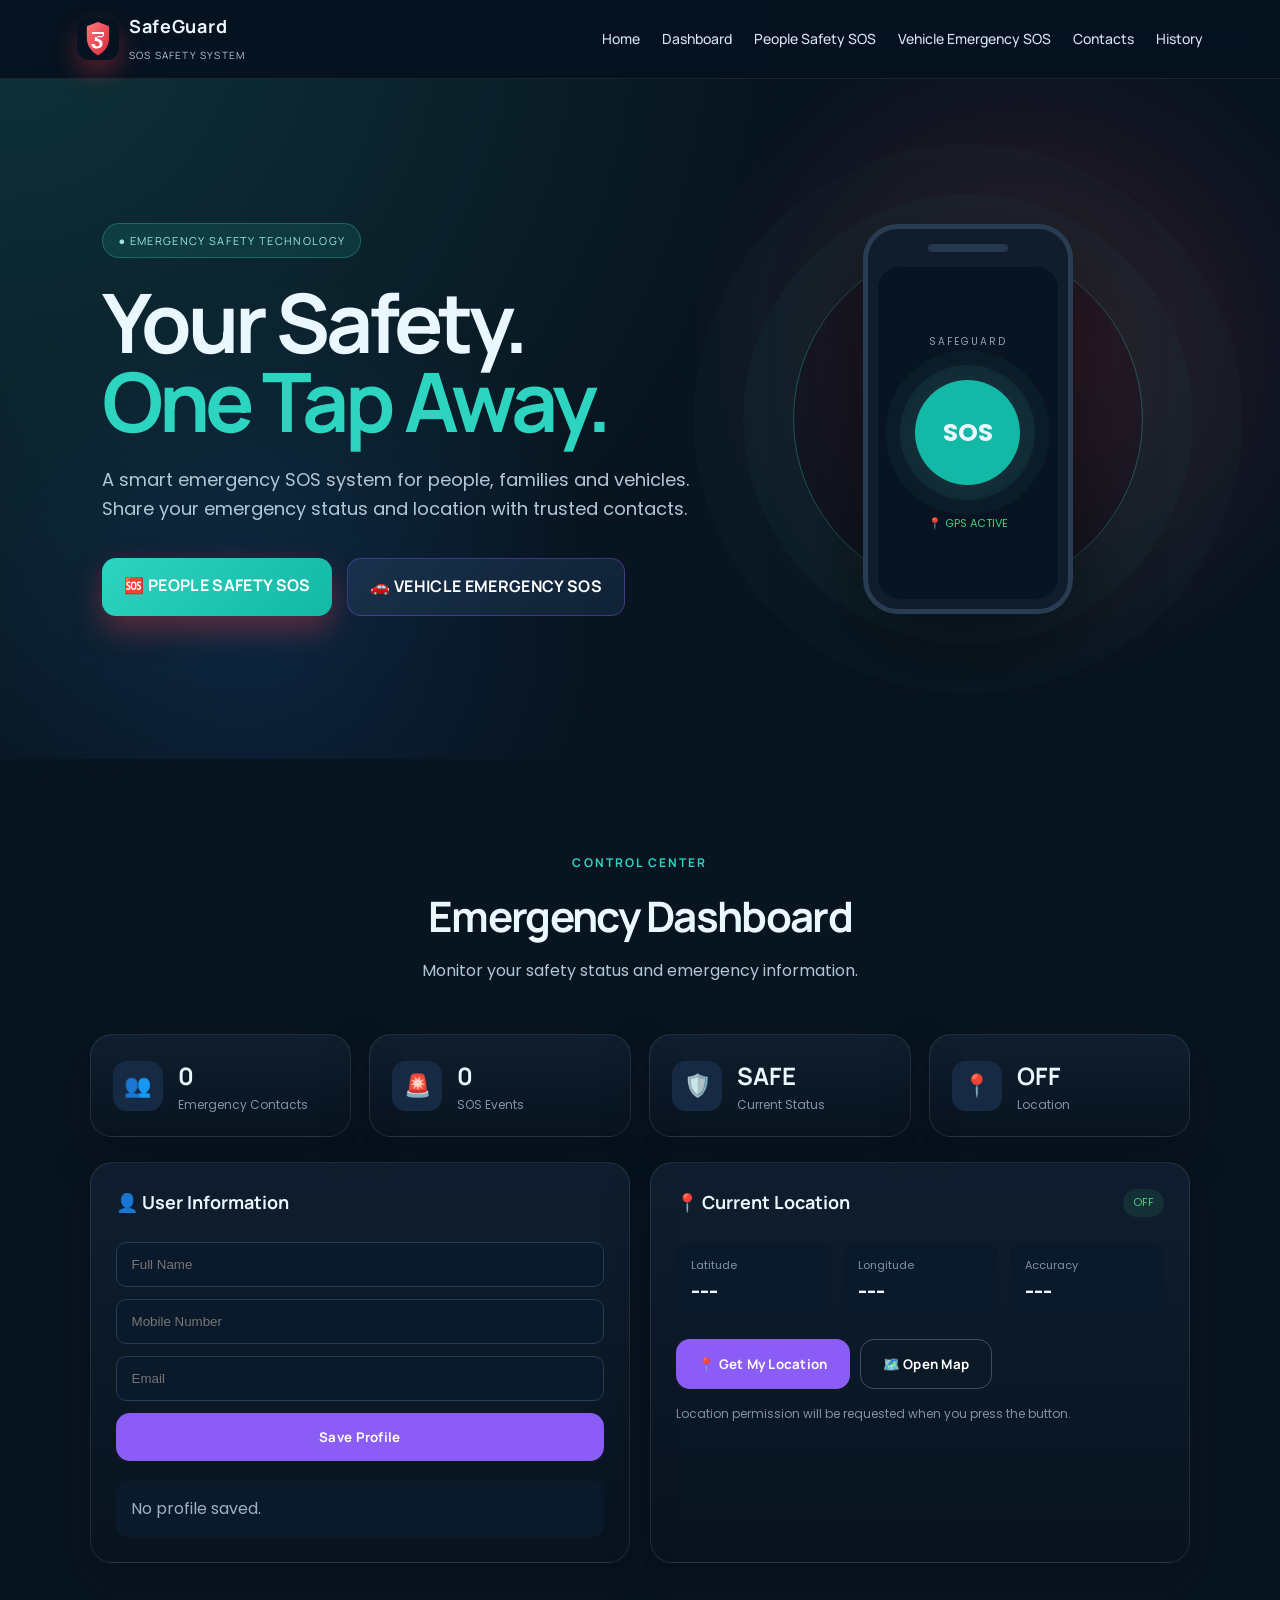
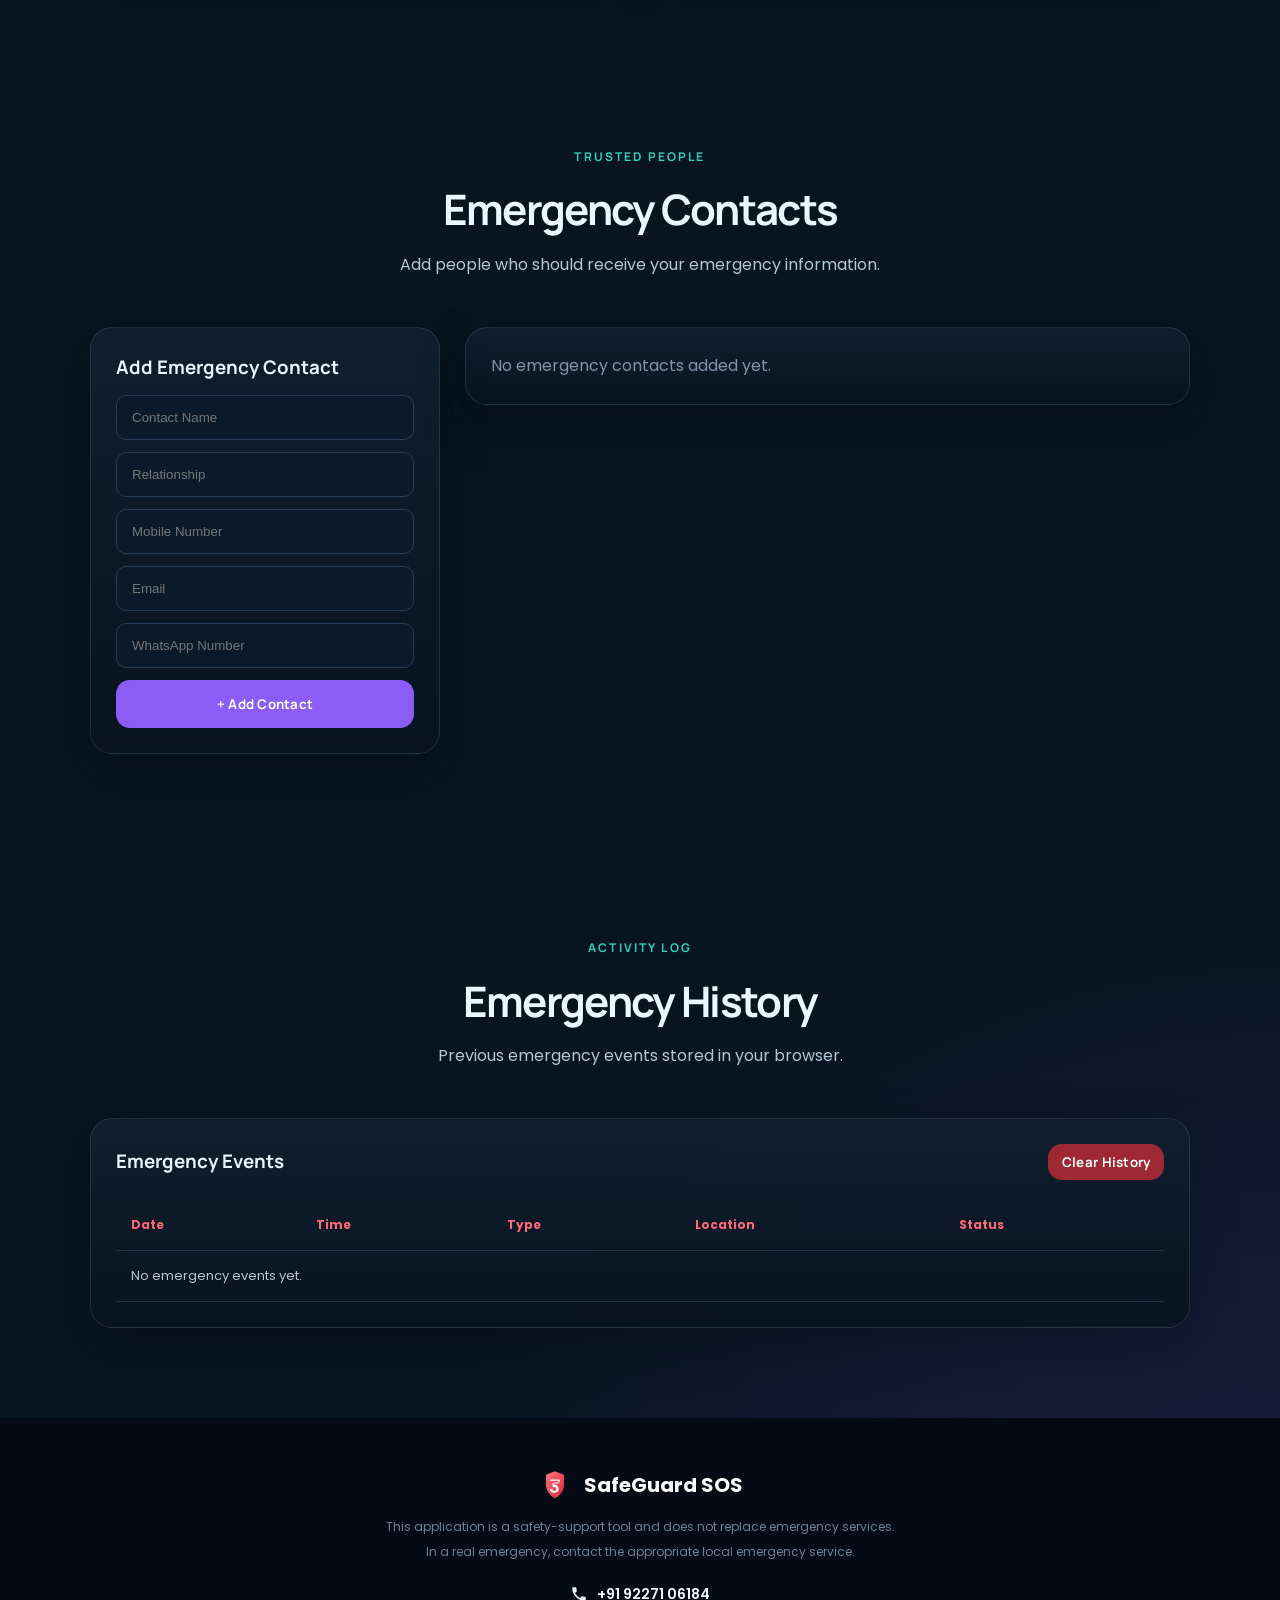
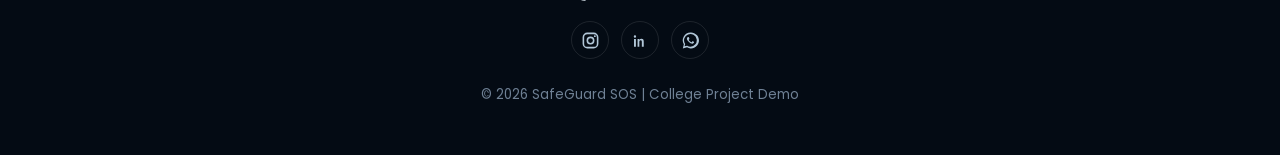
<file: index.html>
<!doctype html>
<html lang="en">
  <head>
    <meta charset="UTF-8" />
    <meta name="viewport" content="width=device-width, initial-scale=1.0" />
    <meta name="description" content="SafeGuard SOS Emergency Safety System" />
    <title>SafeGuard SOS | Emergency Safety System</title>
    <link rel="stylesheet" href="style.css" />
  </head>

  <body>
    <!-- ================= NAVBAR ================= -->
    <header class="navbar">
      <div class="logo">
        <span class="logo-icon" aria-label="SafeGuard SOS logo">
          <svg viewBox="0 0 64 64" aria-hidden="true">
            <defs>
              <linearGradient
                id="logoGradient"
                x1="0%"
                y1="0%"
                x2="100%"
                y2="100%"
              >
                <stop offset="0%" stop-color="#ff7a7a" />
                <stop offset="100%" stop-color="#d7263d" />
              </linearGradient>
            </defs>
            <path
              d="M32 6 L49 12.5 V30.5 C49 43 41.5 52 32 57 C22.5 52 15 43 15 30.5 V12.5 L32 6 Z"
              fill="url(#logoGradient)"
            />
            <path
              d="M23 21.5H41V27.5H31V31.5C35.8 31.8 39 34.5 39 39C39 43.7 35.6 46.5 30.5 46.5C25.5 46.5 22 43.8 22 39.5H27C27 41.9 28.5 43.2 30.8 43.2C33.3 43.2 34.5 42 34.5 39.6C34.5 36.7 32.8 35.6 28.8 35.1L27.2 34.9V29.2H39V24.2H23V21.5Z"
              fill="#fff"
            />
          </svg>
        </span>
        <div>
          <strong>SafeGuard</strong>
          <small>SOS Safety System</small>
        </div>
      </div>

      <nav id="navMenu">
        <a href="#home">Home</a>
        <a href="#dashboard">Dashboard</a>
        <a href="people-safety.html">People Safety SOS</a>
        <a href="vehicle-emergency.html">Vehicle Emergency SOS</a>
        <a href="#contacts">Contacts</a>
        <a href="#history">History</a>
      </nav>

      <button class="menu-btn" id="menuBtn">☰</button>
    </header>

    <!-- ================= HERO ================= -->
    <section id="home" class="hero">
      <div class="hero-content">
        <span class="badge">● EMERGENCY SAFETY TECHNOLOGY</span>

        <h1>Your Safety.<br /><span>One Tap Away.</span></h1>

        <p>
          A smart emergency SOS system for people, families and vehicles. Share
          your emergency status and location with trusted contacts.
        </p>

        <div class="hero-buttons">
          <a class="btn danger" href="people-safety.html">🆘 PEOPLE SAFETY SOS</a>
          <a class="btn secondary" href="vehicle-emergency.html">
            🚗 VEHICLE EMERGENCY SOS
          </a>
        </div>
      </div>

      <div class="hero-visual">
        <div class="radar"></div>
        <div class="phone">
          <div class="phone-top"></div>
          <div class="phone-screen">
            <div class="mini-status">SAFEGUARD</div>
            <div class="mini-sos">SOS</div>
            <div class="mini-location">📍 GPS ACTIVE</div>
          </div>
        </div>
      </div>
    </section>

    <!-- ================= DASHBOARD ================= -->
    <section id="dashboard" class="section">
      <div class="section-title">
        <span>CONTROL CENTER</span>
        <h2>Emergency Dashboard</h2>
        <p>Monitor your safety status and emergency information.</p>
      </div>

      <div class="stats-grid">
        <div class="stat-card">
          <div class="stat-icon">👥</div>
          <div>
            <h3 id="contactCount">0</h3>
            <p>Emergency Contacts</p>
          </div>
        </div>

        <div class="stat-card">
          <div class="stat-icon">🚨</div>
          <div>
            <h3 id="eventCount">0</h3>
            <p>SOS Events</p>
          </div>
        </div>

        <div class="stat-card">
          <div class="stat-icon">🛡️</div>
          <div>
            <h3 id="statusText">SAFE</h3>
            <p>Current Status</p>
          </div>
        </div>

        <div class="stat-card">
          <div class="stat-icon">📍</div>
          <div>
            <h3 id="locationState">OFF</h3>
            <p>Location</p>
          </div>
        </div>
      </div>

      <div class="dashboard-grid">
        <div class="card profile-card">
          <div class="card-header">
            <h3>👤 User Information</h3>
          </div>

          <div class="profile-form">
            <input id="userName" type="text" placeholder="Full Name" />
            <input id="userMobile" type="tel" placeholder="Mobile Number" />
            <input id="userEmail" type="email" placeholder="Email" />
            <button class="btn primary" onclick="saveProfile()">
              Save Profile
            </button>
          </div>

          <div id="profileDisplay" class="profile-display">
            No profile saved.
          </div>
        </div>

        <div class="card location-card">
          <div class="card-header">
            <h3>📍 Current Location</h3>
            <span id="locationBadge" class="status-badge">OFF</span>
          </div>

          <div class="location-data">
            <div>
              <span>Latitude</span>
              <strong id="latitude">---</strong>
            </div>

            <div>
              <span>Longitude</span>
              <strong id="longitude">---</strong>
            </div>

            <div>
              <span>Accuracy</span>
              <strong id="accuracy">---</strong>
            </div>
          </div>

          <div class="button-row">
            <button class="btn primary" onclick="getCurrentLocation()">
              📍 Get My Location
            </button>

            <button class="btn outline" onclick="openMap()">🗺️ Open Map</button>
          </div>

          <p id="locationMessage" class="small-message">
            Location permission will be requested when you press the button.
          </p>
        </div>
      </div>
    </section>

    <!-- ================= CONTACTS ================= -->
    <section id="contacts" class="section">
      <div class="section-title">
        <span>TRUSTED PEOPLE</span>
        <h2>Emergency Contacts</h2>
        <p>Add people who should receive your emergency information.</p>
      </div>

      <div class="contacts-grid">
        <div class="card contact-form">
          <h3>Add Emergency Contact</h3>

          <input id="contactName" type="text" placeholder="Contact Name" />
          <input id="relationship" type="text" placeholder="Relationship" />
          <input id="contactMobile" type="tel" placeholder="Mobile Number" />
          <input id="contactEmail" type="email" placeholder="Email" />
          <input id="whatsappNumber" type="tel" placeholder="WhatsApp Number" />

          <button class="btn primary full" onclick="saveContact()">
            + Add Contact
          </button>
        </div>

        <div>
          <div id="contactsList" class="contact-list"></div>
        </div>
      </div>
    </section>

    <!-- ================= HISTORY ================= -->
    <section id="history" class="section">
      <div class="section-title">
        <span>ACTIVITY LOG</span>
        <h2>Emergency History</h2>
        <p>Previous emergency events stored in your browser.</p>
      </div>

      <div class="card history-card">
        <div class="history-top">
          <h3>Emergency Events</h3>
          <button class="btn danger-small" onclick="clearHistory()">
            Clear History
          </button>
        </div>

        <div class="table-container">
          <table>
            <thead>
              <tr>
                <th>Date</th>
                <th>Time</th>
                <th>Type</th>
                <th>Location</th>
                <th>Status</th>
              </tr>
            </thead>

            <tbody id="historyTable"></tbody>
          </table>
        </div>
      </div>
    </section>

    <!-- ================= FOOTER ================= -->
    <footer>
      <div class="footer-logo">
        <span class="footer-logo-mark" aria-label="SafeGuard SOS logo">
          <svg viewBox="0 0 64 64" aria-hidden="true">
            <defs>
              <linearGradient
                id="footerLogoGradient"
                x1="0%"
                y1="0%"
                x2="100%"
                y2="100%"
              >
                <stop offset="0%" stop-color="#ff7a7a" />
                <stop offset="100%" stop-color="#d7263d" />
              </linearGradient>
            </defs>
            <path
              d="M32 6 L49 12.5 V30.5 C49 43 41.5 52 32 57 C22.5 52 15 43 15 30.5 V12.5 L32 6 Z"
              fill="url(#footerLogoGradient)"
            />
            <path
              d="M23 21.5H41V27.5H31V31.5C35.8 31.8 39 34.5 39 39C39 43.7 35.6 46.5 30.5 46.5C25.5 46.5 22 43.8 22 39.5H27C27 41.9 28.5 43.2 30.8 43.2C33.3 43.2 34.5 42 34.5 39.6C34.5 36.7 32.8 35.6 28.8 35.1L27.2 34.9V29.2H39V24.2H23V21.5Z"
              fill="#fff"
            />
          </svg>
        </span>
        SafeGuard SOS
      </div>

      <p>
        This application is a safety-support tool and does not replace emergency
        services.
      </p>

      <p>
        In a real emergency, contact the appropriate local emergency service.
      </p>

      <div class="footer-contact">
        <a class="footer-phone" href="tel:+919227106184">
          <svg viewBox="0 0 24 24" aria-hidden="true">
            <path
              d="M6.6 10.8a15.1 15.1 0 0 0 6.6 6.6l2.2-2.2a1 1 0 0 1 1-.2 11.4 11.4 0 0 0 3.6.6 1 1 0 0 1 1 1V20a1 1 0 0 1-1 1A17 17 0 0 1 3 4a1 1 0 0 1 1-1h3.5a1 1 0 0 1 1 1 11.4 11.4 0 0 0 .6 3.6 1 1 0 0 1-.2 1z"
              fill="currentColor"
            />
          </svg>
          +91 92271 06184
        </a>

        <div class="footer-socials" aria-label="Social media">
          <span class="footer-social-icon" role="img" aria-label="Instagram">
            <svg viewBox="0 0 24 24" aria-hidden="true">
              <rect x="3" y="3" width="18" height="18" rx="5" fill="none" stroke="currentColor" stroke-width="2" />
              <circle cx="12" cy="12" r="4" fill="none" stroke="currentColor" stroke-width="2" />
              <circle cx="17.5" cy="6.5" r="1.2" fill="currentColor" />
            </svg>
          </span>
          <span class="footer-social-icon" role="img" aria-label="LinkedIn">
            <svg viewBox="0 0 24 24" aria-hidden="true">
              <path
                d="M5 8.5a1.5 1.5 0 1 0 0-3 1.5 1.5 0 0 0 0 3ZM3.8 10h2.4v10H3.8zm4.5 0h2.3v1.4h.1a2.6 2.6 0 0 1 2.4-1.6c2.5 0 3 1.6 3 3.8V20h-2.4v-5.7c0-1.4 0-2.5-1.5-2.5s-1.7 1.2-1.7 2.4V20H8.3z"
                fill="currentColor"
              />
            </svg>
          </span>
          <a
            class="footer-social-icon"
            href="https://wa.me/919227106184"
            target="_blank"
            rel="noopener noreferrer"
            aria-label="Chat with SafeGuard SOS on WhatsApp"
          >
            <svg viewBox="0 0 24 24" aria-hidden="true">
              <path
                d="M12 2a9.8 9.8 0 0 0-8.4 14.8L2.3 22l5.3-1.4A10 10 0 1 0 12 2Zm0 17.8a8 8 0 0 1-4.1-1.1l-.3-.2-3.1.8.8-3-.2-.3A8 8 0 1 1 12 19.8Zm4.4-6c-.2-.1-1.4-.7-1.6-.8s-.4-.1-.5.1-.6.8-.8 1-.3.2-.5.1a6.5 6.5 0 0 1-1.9-1.2 7.1 7.1 0 0 1-1.3-1.6c-.1-.2 0-.3.1-.4l.4-.5.3-.4c.1-.1 0-.3 0-.4s-.5-1.3-.7-1.8c-.2-.5-.4-.4-.5-.4h-.5c-.2 0-.4.1-.6.3s-.8.8-.8 1.9.8 2.2.9 2.4a9.8 9.8 0 0 0 3.7 3.3c.5.2.9.4 1.2.5.5.2 1 .2 1.4.1.4-.1 1.4-.6 1.6-1.1s.2-1 .1-1.1-.2-.2-.4-.3Z"
                fill="currentColor"
              />
            </svg>
          </a>
        </div>
      </div>

      <small>© 2026 SafeGuard SOS | College Project Demo</small>
    </footer>

    <!-- ================= TOAST ================= -->
    <div id="toast" class="toast"></div>

    <script src="script.js"></script>
  </body>
</html>
</file>
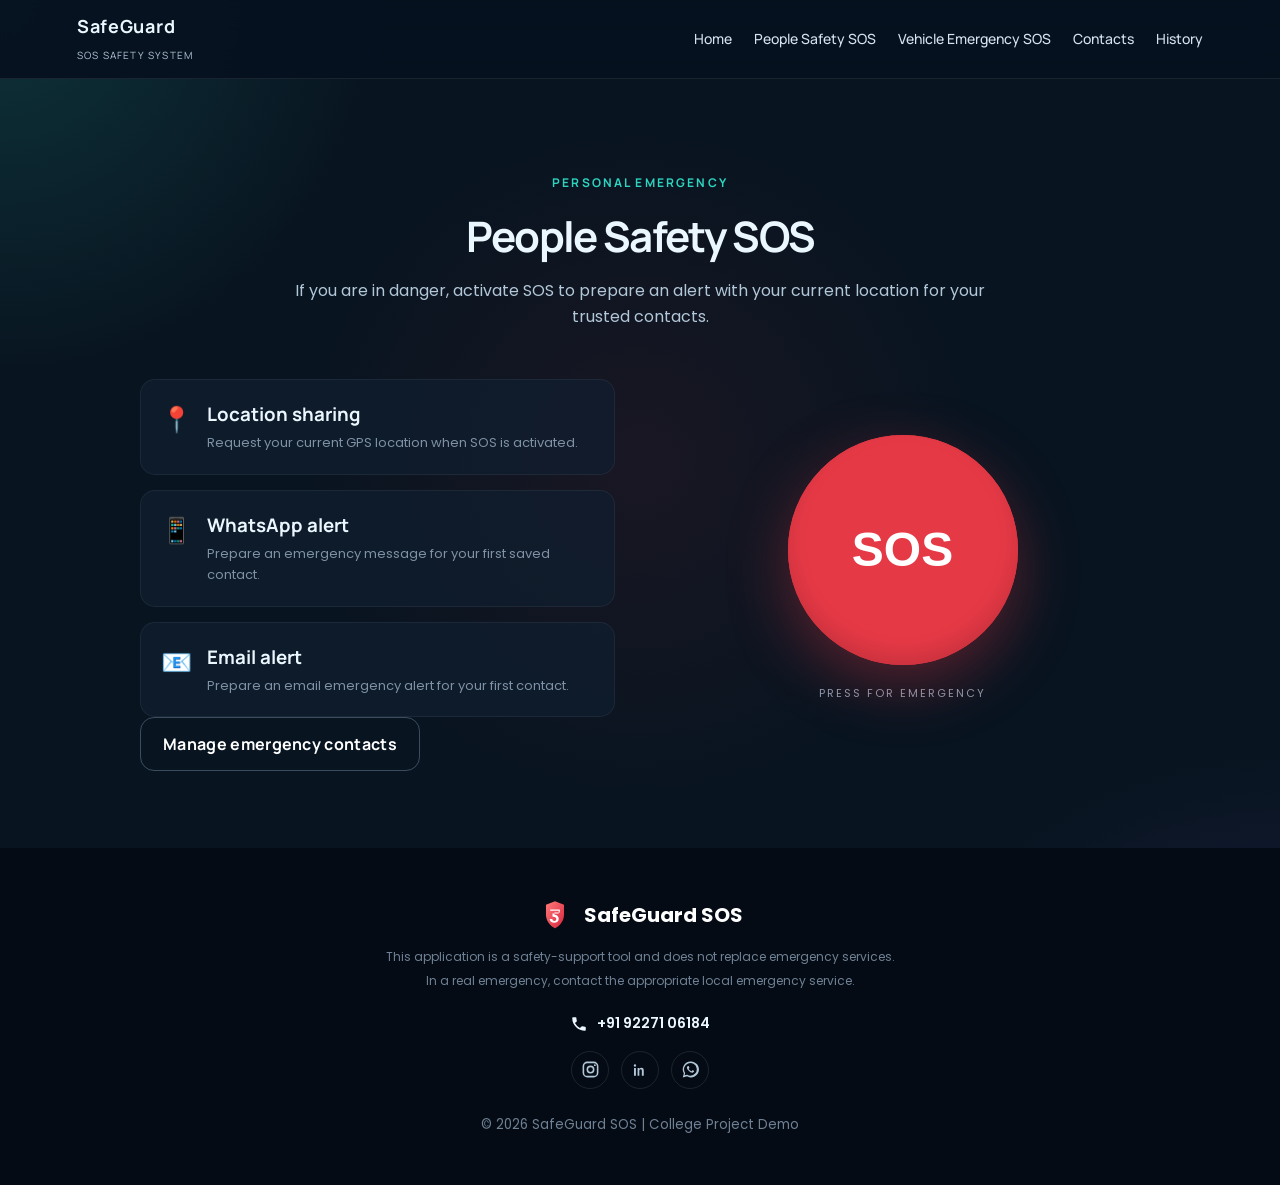
<file: people-safety.html>
<!doctype html>
<html lang="en">
  <head>
    <meta charset="UTF-8" />
    <meta name="viewport" content="width=device-width, initial-scale=1.0" />
    <meta
      name="description"
      content="Activate a people safety SOS and share your location with trusted contacts."
    />
    <title>People Safety SOS | SafeGuard</title>
    <link rel="stylesheet" href="style.css" />
  </head>
  <body>
    <header class="navbar">
      <a class="logo logo-link" href="index.html">
        <div>
          <strong>SafeGuard</strong>
          <small>SOS Safety System</small>
        </div>
      </a>
      <nav id="navMenu">
        <a href="index.html">Home</a>
        <a href="people-safety.html">People Safety SOS</a>
        <a href="vehicle-emergency.html">Vehicle Emergency SOS</a>
        <a href="index.html#contacts">Contacts</a>
        <a href="index.html#history">History</a>
      </nav>
      <button class="menu-btn" id="menuBtn" aria-label="Toggle navigation">
        ☰
      </button>
    </header>

    <main>
      <section class="section sos-section">
        <div class="section-title">
          <span>PERSONAL EMERGENCY</span>
          <h1>People Safety SOS</h1>
          <p>
            If you are in danger, activate SOS to prepare an alert with your
            current location for your trusted contacts.
          </p>
        </div>

        <div class="sos-container">
          <div class="sos-info">
            <div class="feature">
              <span aria-hidden="true">📍</span>
              <div>
                <h3>Location sharing</h3>
                <p>Request your current GPS location when SOS is activated.</p>
              </div>
            </div>
            <div class="feature">
              <span aria-hidden="true">📱</span>
              <div>
                <h3>WhatsApp alert</h3>
                <p>Prepare an emergency message for your first saved contact.</p>
              </div>
            </div>
            <div class="feature">
              <span aria-hidden="true">📧</span>
              <div>
                <h3>Email alert</h3>
                <p>Prepare an email emergency alert for your first contact.</p>
              </div>
            </div>
            <a class="btn outline" href="index.html#contacts">
              Manage emergency contacts
            </a>
          </div>

          <div class="sos-button-wrapper">
            <div class="pulse-ring"></div>
            <button class="big-sos" onclick="startSOS('People Safety')">
              SOS
            </button>
            <p>PRESS FOR EMERGENCY</p>
          </div>
        </div>
      </section>

      <section id="emergencyResult" class="section emergency-result hidden">
        <div class="emergency-active">
          <div class="emergency-icon">🚨</div>
          <h2>SOS ACTIVE</h2>
          <p id="emergencyType">Emergency detected</p>
          <div class="message-box">
            <h3>Emergency Message</h3>
            <textarea id="emergencyMessage" readonly></textarea>
            <div class="button-row">
              <button class="btn primary" onclick="copyMessage()">
                📋 COPY MESSAGE
              </button>
              <button class="btn whatsapp" onclick="sendWhatsAppAlert()">
                💬 SEND VIA WHATSAPP
              </button>
              <button class="btn email" onclick="sendEmailAlert()">
                📧 SEND EMAIL ALERT
              </button>
            </div>
          </div>
          <div class="button-row response-actions">
            <button class="btn resolve" onclick="resolveEmergency()">
              ✓ RESOLVE EMERGENCY
            </button>
          </div>
        </div>
      </section>
    </main>

    <footer>
      <div class="footer-logo">
        <span class="footer-logo-mark" aria-label="SafeGuard SOS logo">
          <svg viewBox="0 0 64 64" aria-hidden="true">
            <defs>
              <linearGradient
                id="footerLogoGradient"
                x1="0%"
                y1="0%"
                x2="100%"
                y2="100%"
              >
                <stop offset="0%" stop-color="#ff7a7a" />
                <stop offset="100%" stop-color="#d7263d" />
              </linearGradient>
            </defs>
            <path
              d="M32 6 L49 12.5 V30.5 C49 43 41.5 52 32 57 C22.5 52 15 43 15 30.5 V12.5 L32 6 Z"
              fill="url(#footerLogoGradient)"
            />
            <path
              d="M23 21.5H41V27.5H31V31.5C35.8 31.8 39 34.5 39 39C39 43.7 35.6 46.5 30.5 46.5C25.5 46.5 22 43.8 22 39.5H27C27 41.9 28.5 43.2 30.8 43.2C33.3 43.2 34.5 42 34.5 39.6C34.5 36.7 32.8 35.6 28.8 35.1L27.2 34.9V29.2H39V24.2H23V21.5Z"
              fill="#fff"
            />
          </svg>
        </span>
        SafeGuard SOS
      </div>

      <p>
        This application is a safety-support tool and does not replace emergency
        services.
      </p>

      <p>
        In a real emergency, contact the appropriate local emergency service.
      </p>

      <div class="footer-contact">
        <a class="footer-phone" href="tel:+919227106184">
          <svg viewBox="0 0 24 24" aria-hidden="true">
            <path
              d="M6.6 10.8a15.1 15.1 0 0 0 6.6 6.6l2.2-2.2a1 1 0 0 1 1-.2 11.4 11.4 0 0 0 3.6.6 1 1 0 0 1 1 1V20a1 1 0 0 1-1 1A17 17 0 0 1 3 4a1 1 0 0 1 1-1h3.5a1 1 0 0 1 1 1 11.4 11.4 0 0 0 .6 3.6 1 1 0 0 1-.2 1z"
              fill="currentColor"
            />
          </svg>
          +91 92271 06184
        </a>

        <div class="footer-socials" aria-label="Social media">
          <span class="footer-social-icon" role="img" aria-label="Instagram">
            <svg viewBox="0 0 24 24" aria-hidden="true">
              <rect
                x="3"
                y="3"
                width="18"
                height="18"
                rx="5"
                fill="none"
                stroke="currentColor"
                stroke-width="2"
              />
              <circle
                cx="12"
                cy="12"
                r="4"
                fill="none"
                stroke="currentColor"
                stroke-width="2"
              />
              <circle cx="17.5" cy="6.5" r="1.2" fill="currentColor" />
            </svg>
          </span>
          <span class="footer-social-icon" role="img" aria-label="LinkedIn">
            <svg viewBox="0 0 24 24" aria-hidden="true">
              <path
                d="M5 8.5a1.5 1.5 0 1 0 0-3 1.5 1.5 0 0 0 0 3ZM3.8 10h2.4v10H3.8zm4.5 0h2.3v1.4h.1a2.6 2.6 0 0 1 2.4-1.6c2.5 0 3 1.6 3 3.8V20h-2.4v-5.7c0-1.4 0-2.5-1.5-2.5s-1.7 1.2-1.7 2.4V20H8.3z"
                fill="currentColor"
              />
            </svg>
          </span>
          <a
            class="footer-social-icon"
            href="https://wa.me/919227106184"
            target="_blank"
            rel="noopener noreferrer"
            aria-label="Chat with SafeGuard SOS on WhatsApp"
          >
            <svg viewBox="0 0 24 24" aria-hidden="true">
              <path
                d="M12 2a9.8 9.8 0 0 0-8.4 14.8L2.3 22l5.3-1.4A10 10 0 1 0 12 2Zm0 17.8a8 8 0 0 1-4.1-1.1l-.3-.2-3.1.8.8-3-.2-.3A8 8 0 1 1 12 19.8Zm4.4-6c-.2-.1-1.4-.7-1.6-.8s-.4-.1-.5.1-.6.8-.8 1-.3.2-.5.1a6.5 6.5 0 0 1-1.9-1.2 7.1 7.1 0 0 1-1.3-1.6c-.1-.2 0-.3.1-.4l.4-.5.3-.4c.1-.1 0-.3 0-.4s-.5-1.3-.7-1.8c-.2-.5-.4-.4-.5-.4h-.5c-.2 0-.4.1-.6.3s-.8.8-.8 1.9.8 2.2.9 2.4a9.8 9.8 0 0 0 3.7 3.3c.5.2.9.4 1.2.5.5.2 1 .2 1.4.1.4-.1 1.4-.6 1.6-1.1s.2-1 .1-1.1-.2-.2-.4-.3Z"
                fill="currentColor"
              />
            </svg>
          </a>
        </div>
      </div>

      <small>© 2026 SafeGuard SOS | College Project Demo</small>
    </footer>

    <div id="countdownModal" class="modal hidden">
      <div class="modal-content">
        <div class="modal-icon">🚨</div>
        <h2 id="countdownTitle">SOS ACTIVATING...</h2>
        <p>Tap ACTIVATE NOW to prepare the emergency alert, or cancel SOS.</p>
        <div class="button-row center">
          <button class="btn danger" onclick="activateNow()">ACTIVATE NOW</button>
          <button class="btn outline" onclick="cancelSOS()">CANCEL SOS</button>
        </div>
      </div>
    </div>
    <div id="toast" class="toast" role="status" aria-live="polite"></div>
    <script src="script.js"></script>
  </body>
</html>
</file>
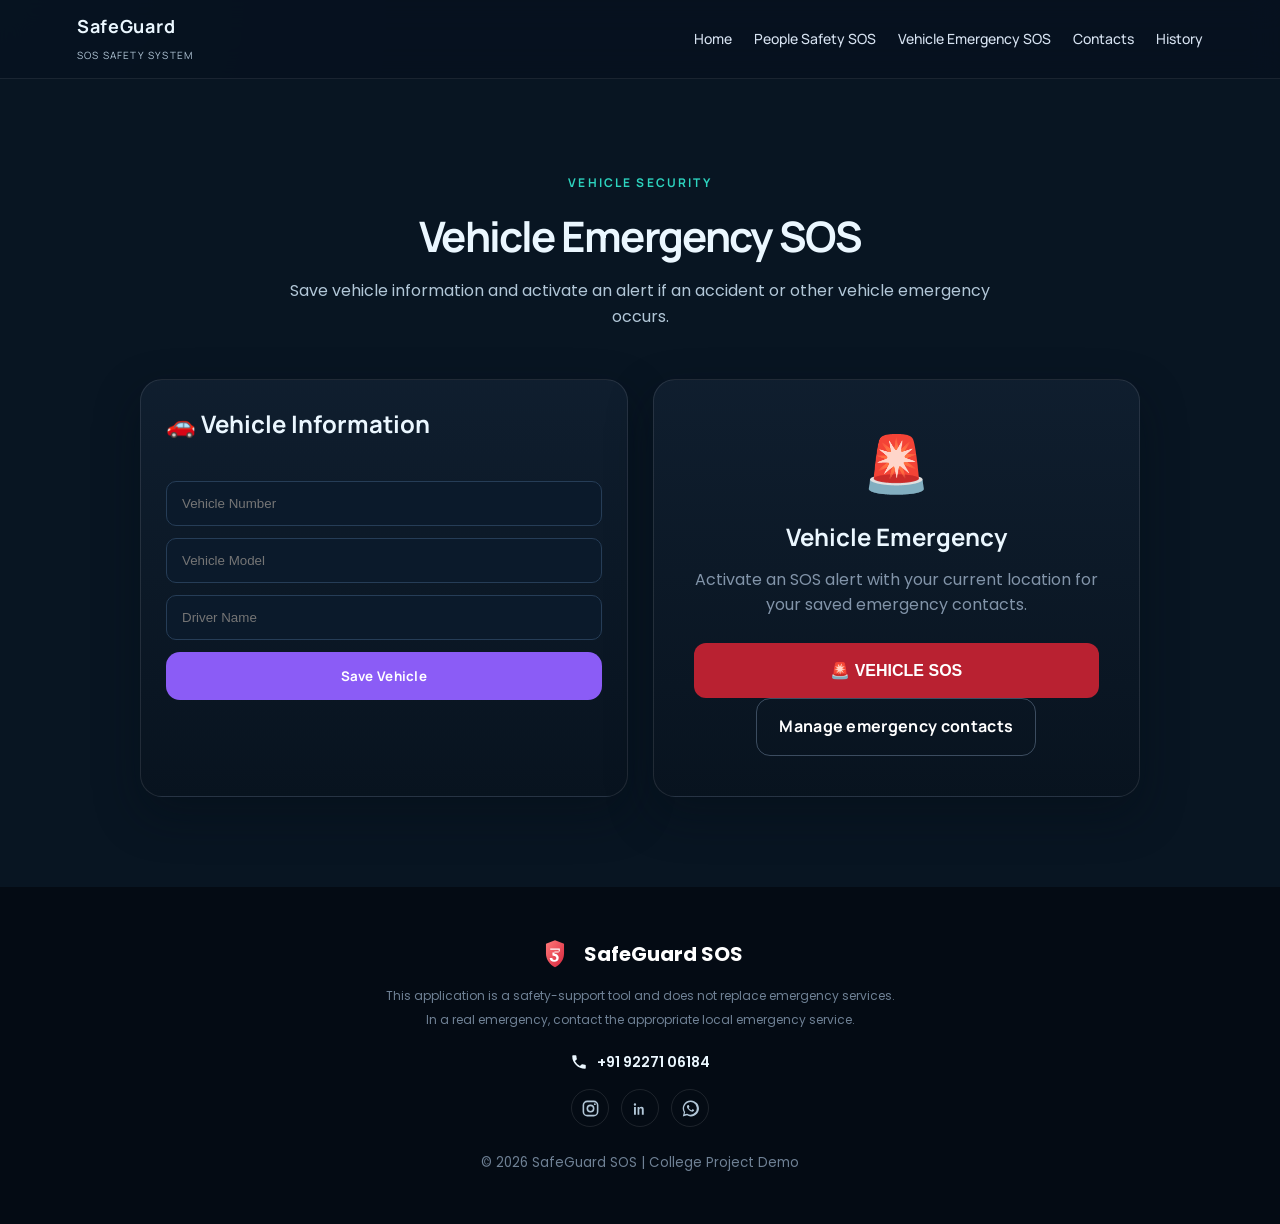
<file: vehicle-emergency.html>
<!doctype html>
<html lang="en">
  <head>
    <meta charset="UTF-8" />
    <meta name="viewport" content="width=device-width, initial-scale=1.0" />
    <meta
      name="description"
      content="Activate a vehicle emergency SOS and share your location with trusted contacts."
    />
    <title>Vehicle Emergency SOS | SafeGuard</title>
    <link rel="stylesheet" href="style.css" />
  </head>
  <body>
    <header class="navbar">
      <a class="logo logo-link" href="index.html">
        <div>
          <strong>SafeGuard</strong>
          <small>SOS Safety System</small>
        </div>
      </a>
      <nav id="navMenu">
        <a href="index.html">Home</a>
        <a href="people-safety.html">People Safety SOS</a>
        <a href="vehicle-emergency.html">Vehicle Emergency SOS</a>
        <a href="index.html#contacts">Contacts</a>
        <a href="index.html#history">History</a>
      </nav>
      <button class="menu-btn" id="menuBtn" aria-label="Toggle navigation">
        ☰
      </button>
    </header>

    <main>
      <section class="section vehicle-section">
        <div class="section-title">
          <span>VEHICLE SECURITY</span>
          <h1>Vehicle Emergency SOS</h1>
          <p>
            Save vehicle information and activate an alert if an accident or
            other vehicle emergency occurs.
          </p>
        </div>

        <div class="vehicle-grid">
          <div class="card">
            <div class="card-header">
              <h2>🚗 Vehicle Information</h2>
            </div>
            <input id="vehicleNumber" type="text" placeholder="Vehicle Number" />
            <input id="vehicleModel" type="text" placeholder="Vehicle Model" />
            <input id="driverName" type="text" placeholder="Driver Name" />
            <button class="btn primary full" onclick="saveVehicle()">
              Save Vehicle
            </button>
          </div>

          <div class="vehicle-sos-card">
            <div class="vehicle-icon" aria-hidden="true">🚨</div>
            <h2>Vehicle Emergency</h2>
            <p>
              Activate an SOS alert with your current location for your saved
              emergency contacts.
            </p>
            <button
              class="vehicle-sos-btn"
              onclick="startSOS('Vehicle Emergency')"
            >
              🚨 VEHICLE SOS
            </button>
            <a class="btn outline" href="index.html#contacts">
              Manage emergency contacts
            </a>
          </div>
        </div>
      </section>

      <section id="emergencyResult" class="section emergency-result hidden">
        <div class="emergency-active">
          <div class="emergency-icon">🚨</div>
          <h2>SOS ACTIVE</h2>
          <p id="emergencyType">Emergency detected</p>
          <div class="message-box">
            <h3>Emergency Message</h3>
            <textarea id="emergencyMessage" readonly></textarea>
            <div class="button-row">
              <button class="btn primary" onclick="copyMessage()">
                📋 COPY MESSAGE
              </button>
              <button class="btn whatsapp" onclick="sendWhatsAppAlert()">
                💬 SEND VIA WHATSAPP
              </button>
              <button class="btn email" onclick="sendEmailAlert()">
                📧 SEND EMAIL ALERT
              </button>
            </div>
          </div>
          <div class="button-row response-actions">
            <button class="btn resolve" onclick="resolveEmergency()">
              ✓ RESOLVE EMERGENCY
            </button>
          </div>
        </div>
      </section>
    </main>

    <footer>
      <div class="footer-logo">
        <span class="footer-logo-mark" aria-label="SafeGuard SOS logo">
          <svg viewBox="0 0 64 64" aria-hidden="true">
            <defs>
              <linearGradient
                id="footerLogoGradient"
                x1="0%"
                y1="0%"
                x2="100%"
                y2="100%"
              >
                <stop offset="0%" stop-color="#ff7a7a" />
                <stop offset="100%" stop-color="#d7263d" />
              </linearGradient>
            </defs>
            <path
              d="M32 6 L49 12.5 V30.5 C49 43 41.5 52 32 57 C22.5 52 15 43 15 30.5 V12.5 L32 6 Z"
              fill="url(#footerLogoGradient)"
            />
            <path
              d="M23 21.5H41V27.5H31V31.5C35.8 31.8 39 34.5 39 39C39 43.7 35.6 46.5 30.5 46.5C25.5 46.5 22 43.8 22 39.5H27C27 41.9 28.5 43.2 30.8 43.2C33.3 43.2 34.5 42 34.5 39.6C34.5 36.7 32.8 35.6 28.8 35.1L27.2 34.9V29.2H39V24.2H23V21.5Z"
              fill="#fff"
            />
          </svg>
        </span>
        SafeGuard SOS
      </div>

      <p>
        This application is a safety-support tool and does not replace emergency
        services.
      </p>

      <p>
        In a real emergency, contact the appropriate local emergency service.
      </p>

      <div class="footer-contact">
        <a class="footer-phone" href="tel:+919227106184">
          <svg viewBox="0 0 24 24" aria-hidden="true">
            <path
              d="M6.6 10.8a15.1 15.1 0 0 0 6.6 6.6l2.2-2.2a1 1 0 0 1 1-.2 11.4 11.4 0 0 0 3.6.6 1 1 0 0 1 1 1V20a1 1 0 0 1-1 1A17 17 0 0 1 3 4a1 1 0 0 1 1-1h3.5a1 1 0 0 1 1 1 11.4 11.4 0 0 0 .6 3.6 1 1 0 0 1-.2 1z"
              fill="currentColor"
            />
          </svg>
          +91 92271 06184
        </a>

        <div class="footer-socials" aria-label="Social media">
          <span class="footer-social-icon" role="img" aria-label="Instagram">
            <svg viewBox="0 0 24 24" aria-hidden="true">
              <rect
                x="3"
                y="3"
                width="18"
                height="18"
                rx="5"
                fill="none"
                stroke="currentColor"
                stroke-width="2"
              />
              <circle
                cx="12"
                cy="12"
                r="4"
                fill="none"
                stroke="currentColor"
                stroke-width="2"
              />
              <circle cx="17.5" cy="6.5" r="1.2" fill="currentColor" />
            </svg>
          </span>
          <span class="footer-social-icon" role="img" aria-label="LinkedIn">
            <svg viewBox="0 0 24 24" aria-hidden="true">
              <path
                d="M5 8.5a1.5 1.5 0 1 0 0-3 1.5 1.5 0 0 0 0 3ZM3.8 10h2.4v10H3.8zm4.5 0h2.3v1.4h.1a2.6 2.6 0 0 1 2.4-1.6c2.5 0 3 1.6 3 3.8V20h-2.4v-5.7c0-1.4 0-2.5-1.5-2.5s-1.7 1.2-1.7 2.4V20H8.3z"
                fill="currentColor"
              />
            </svg>
          </span>
          <a
            class="footer-social-icon"
            href="https://wa.me/919227106184"
            target="_blank"
            rel="noopener noreferrer"
            aria-label="Chat with SafeGuard SOS on WhatsApp"
          >
            <svg viewBox="0 0 24 24" aria-hidden="true">
              <path
                d="M12 2a9.8 9.8 0 0 0-8.4 14.8L2.3 22l5.3-1.4A10 10 0 1 0 12 2Zm0 17.8a8 8 0 0 1-4.1-1.1l-.3-.2-3.1.8.8-3-.2-.3A8 8 0 1 1 12 19.8Zm4.4-6c-.2-.1-1.4-.7-1.6-.8s-.4-.1-.5.1-.6.8-.8 1-.3.2-.5.1a6.5 6.5 0 0 1-1.9-1.2 7.1 7.1 0 0 1-1.3-1.6c-.1-.2 0-.3.1-.4l.4-.5.3-.4c.1-.1 0-.3 0-.4s-.5-1.3-.7-1.8c-.2-.5-.4-.4-.5-.4h-.5c-.2 0-.4.1-.6.3s-.8.8-.8 1.9.8 2.2.9 2.4a9.8 9.8 0 0 0 3.7 3.3c.5.2.9.4 1.2.5.5.2 1 .2 1.4.1.4-.1 1.4-.6 1.6-1.1s.2-1 .1-1.1-.2-.2-.4-.3Z"
                fill="currentColor"
              />
            </svg>
          </a>
        </div>
      </div>

      <small>© 2026 SafeGuard SOS | College Project Demo</small>
    </footer>

    <div id="countdownModal" class="modal hidden">
      <div class="modal-content">
        <div class="modal-icon">🚨</div>
        <h2 id="countdownTitle">SOS ACTIVATING...</h2>
        <p>Tap ACTIVATE NOW to prepare the emergency alert, or cancel SOS.</p>
        <div class="button-row center">
          <button class="btn danger" onclick="activateNow()">ACTIVATE NOW</button>
          <button class="btn outline" onclick="cancelSOS()">CANCEL SOS</button>
        </div>
      </div>
    </div>
    <div id="toast" class="toast" role="status" aria-live="polite"></div>
    <script src="script.js"></script>
  </body>
</html>
</file>
<file: style.css>
/* =========================================
   SAFEGUARD SOS
   MAIN STYLESHEET
========================================= */

@import url('https://fonts.googleapis.com/css2?family=Manrope:wght@400;500;600;700;800&family=Poppins:wght@400;500;600;700;800&display=swap');

:root {
  --bg-900: #081420;
  --bg-800: #102235;
  --bg-700: #18314b;
  --card: rgba(15, 28, 39, 0.82);
  --card-strong: rgba(19, 36, 48, 0.96);
  --primary: #2dd4bf;
  --primary-strong: #14b8a6;
  --secondary: #8b5cf6;
  --secondary-deep: #7c3aed;
  --text: #ebf7ff;
  --muted: #b2c7d8;
  --muted-2: #7d8ea4;
  --line: rgba(255, 255, 255, 0.1);
  --shadow: 0 18px 45px rgba(4, 12, 20, 0.38);
}

* {
  margin: 0;
  padding: 0;
  box-sizing: border-box;
}

html {
  scroll-behavior: smooth;
}

body {
  font-family: 'Poppins', 'Segoe UI', sans-serif;
  background:
    radial-gradient(circle at top left, rgba(45, 212, 191, 0.16), transparent 22%),
    radial-gradient(circle at bottom right, rgba(139, 92, 246, 0.18), transparent 25%),
    var(--bg-900);
  color: var(--text);
  line-height: 1.6;
}

h1,
h2,
h3,
.logo strong,
.logo small,
.navbar a,
.btn,
.badge,
.section-title span {
  font-family: 'Manrope', 'Poppins', sans-serif;
}

/* =========================================
   NAVBAR
========================================= */

.navbar {
  position: sticky;
  top: 0;
  z-index: 1000;

  min-height: 72px;
  padding: 12px 6%;

  display: flex;
  align-items: center;
  justify-content: space-between;

  background: rgba(7, 17, 31, 0.94);
  border-bottom: 1px solid rgba(255, 255, 255, 0.08);
  backdrop-filter: blur(15px);
}

.logo {
  display: flex;
  align-items: center;
  gap: 10px;
}

.logo-link {
  color: inherit;
  text-decoration: none;
}

.logo-icon {
  width: 42px;
  height: 42px;

  display: grid;
  place-items: center;

  border-radius: 12px;
  overflow: hidden;
  box-shadow: 0 12px 24px rgba(230, 57, 70, 0.35);
}

.logo-icon svg,
.footer-logo-mark svg {
  display: block;
  width: 100%;
  height: 100%;
}

.logo strong {
  display: block;
  font-size: 18px;
  font-weight: 700;
  letter-spacing: 0.04em;
}

.logo small {
  color: var(--muted);
  font-size: 10px;
  letter-spacing: 0.12em;
  text-transform: uppercase;
}

nav {
  display: flex;
  gap: 22px;
}

nav a {
  color: #d6e2f1;
  text-decoration: none;
  font-size: 14px;
  font-weight: 500;
  transition: 0.3s;
}

nav a:hover {
  color: var(--primary);
}

.menu-btn {
  display: none;
  background: none;
  border: none;
  color: white;
  font-size: 28px;
  cursor: pointer;
}

/* =========================================
   HERO
========================================= */

.hero {
  min-height: 680px;

  display: flex;
  align-items: center;
  justify-content: space-between;

  padding: 80px 8%;

  background:
    radial-gradient(
      circle at 80% 40%,
      rgba(230, 57, 70, 0.18),
      transparent 30%
    ),
    radial-gradient(
      circle at 20% 80%,
      rgba(38, 132, 255, 0.13),
      transparent 30%
    );
}

.hero-content {
  max-width: 650px;
}

.badge {
  display: inline-block;

  padding: 8px 15px;
  margin-bottom: 25px;

  color: #9be7dd;
  background: rgba(45, 212, 191, 0.12);

  border: 1px solid rgba(45, 212, 191, 0.3);
  border-radius: 50px;

  font-size: 11px;
  letter-spacing: 0.12em;
  text-transform: uppercase;
}

.hero h1 {
  font-size: clamp(45px, 7vw, 82px);
  line-height: 0.96;
  margin-bottom: 25px;
  letter-spacing: -0.05em;
  font-weight: 700;
}

.hero h1 span {
  color: var(--primary);
}

.hero p {
  max-width: 600px;
  color: var(--muted);
  font-size: 18px;
  margin-bottom: 35px;
}

.hero-buttons {
  display: flex;
  gap: 15px;
  flex-wrap: wrap;
}

.hero-buttons a {
  text-decoration: none;
}

/* =========================================
   BUTTONS
========================================= */

.btn {
  border: none;
  border-radius: 14px;

  padding: 15px 22px;

  color: white;
  font-weight: 700;
  letter-spacing: 0.02em;
  text-decoration: none;

  cursor: pointer;
  transition: 0.25s ease;
}

.btn:hover {
  transform: translateY(-2px);
  box-shadow: 0 10px 24px rgba(0, 0, 0, 0.2);
}

.danger {
  background: linear-gradient(135deg, var(--primary), var(--primary-strong));
  box-shadow: 0 14px 30px rgba(230, 57, 70, 0.36);
}

.secondary {
  background: linear-gradient(135deg, var(--bg-700), var(--bg-800));
  border: 1px solid rgba(139, 92, 246, 0.35);
}

.primary {
  background: var(--secondary);
}

.outline {
  background: transparent;
  border: 1px solid rgba(155, 180, 211, 0.35);
}

.whatsapp {
  background: #10b981;
}

.email {
  background: #2864c7;
}

.resolve {
  background: #168b54;
}

.danger-small {
  padding: 9px 14px;
  background: #9e2935;
}

.full {
  width: 100%;
}

.button-row {
  display: flex;
  gap: 10px;
  flex-wrap: wrap;
}

.center {
  justify-content: center;
}

/* =========================================
   HERO PHONE
========================================= */

.hero-visual {
  width: 420px;
  height: 420px;

  position: relative;

  display: grid;
  place-items: center;
}

.radar {
  position: absolute;

  width: 350px;
  height: 350px;

  border-radius: 50%;

  border: 1px solid rgba(45, 212, 191, 0.35);
  box-shadow:
    0 0 0 50px rgba(45, 212, 191, 0.03),
    0 0 0 100px rgba(45, 212, 191, 0.02);
}

.phone {
  position: relative;
  z-index: 2;

  width: 210px;
  height: 390px;

  padding: 10px;

  background: #111d2c;

  border: 5px solid #293c52;
  border-radius: 35px;

  box-shadow: 0 30px 80px rgba(0, 0, 0, 0.5);
}

.phone-top {
  width: 80px;
  height: 8px;

  margin: 5px auto 15px;

  background: #26384b;
  border-radius: 20px;
}

.phone-screen {
  height: calc(100% - 28px);

  display: flex;
  flex-direction: column;
  align-items: center;
  justify-content: center;

  background:
    radial-gradient(circle, rgba(230, 57, 70, 0.16), transparent 40%), #081421;

  border-radius: 22px;
}

.mini-status {
  color: #8ea1b8;
  font-size: 10px;
  letter-spacing: 2px;
}

.mini-sos {
  width: 105px;
  height: 105px;

  display: grid;
  place-items: center;

  margin: 30px 0;

  background: var(--primary-strong);

  border-radius: 50%;

  font-size: 25px;
  font-weight: bold;

  box-shadow:
    0 0 0 15px rgba(45, 212, 191, 0.08),
    0 0 0 30px rgba(45, 212, 191, 0.04);
}

.mini-location {
  color: #43d17d;
  font-size: 11px;
}

/* =========================================
   SECTIONS
========================================= */

.section {
  padding: 90px 7%;
}

.section-title {
  text-align: center;
  max-width: 700px;
  margin: 0 auto 50px;
}

.section-title span {
  color: var(--primary);
  font-size: 12px;
  font-weight: 700;
  letter-spacing: 0.18em;
  text-transform: uppercase;
}

.section-title h1,
.section-title h2 {
  font-size: clamp(32px, 4vw, 42px);
  margin: 8px 0;
  letter-spacing: -0.04em;
}

.section-title p {
  color: var(--muted);
}

/* =========================================
   CARDS
========================================= */

.card,
.stat-card,
.vehicle-sos-card,
.map-card,
.emergency-active {
  background: linear-gradient(180deg, rgba(17, 31, 48, 0.9), rgba(9, 19, 31, 0.9));

  border: 1px solid var(--line);

  border-radius: 22px;

  box-shadow: var(--shadow);
}

.card {
  padding: 25px;
}

.card-header {
  display: flex;
  justify-content: space-between;
  align-items: center;
  margin-bottom: 25px;
}

.card-header h3 {
  font-size: 18px;
}

/* =========================================
   STATS
========================================= */

.stats-grid {
  display: grid;
  grid-template-columns: repeat(4, 1fr);
  gap: 18px;
  margin-bottom: 25px;
}

.stat-card {
  padding: 22px;

  display: flex;
  align-items: center;
  gap: 15px;
}

.stat-icon {
  width: 50px;
  height: 50px;

  display: grid;
  place-items: center;

  background: #162b43;
  border-radius: 14px;

  font-size: 22px;
}

.stat-card h3 {
  font-size: 24px;
}

.stat-card p {
  color: #8193a8;
  font-size: 12px;
}

/* =========================================
   DASHBOARD
========================================= */

.dashboard-grid {
  display: grid;
  grid-template-columns: 1fr 1fr;
  gap: 20px;
}

.profile-form {
  display: grid;
  gap: 12px;
}

input,
textarea {
  width: 100%;

  padding: 14px 15px;

  background: #0b1a2b;

  border: 1px solid #263d57;
  border-radius: 10px;

  color: white;

  outline: none;
}

input:focus,
textarea:focus {
  border-color: #247cff;
}

.profile-display {
  margin-top: 20px;

  padding: 15px;

  background: #0b1a2b;

  border-radius: 10px;

  color: #9eb0c4;
}

.location-data {
  display: grid;
  grid-template-columns: repeat(3, 1fr);
  gap: 12px;
  margin-bottom: 20px;
}

.location-data div,
.map-details > div {
  padding: 15px;
  background: #0b1a2b;
  border-radius: 12px;
}

.location-data span,
.map-details span {
  display: block;
  color: #7e91a7;
  font-size: 11px;
}

.location-data strong,
.map-details strong {
  display: block;
  margin-top: 4px;
  word-break: break-word;
}

.status-badge {
  padding: 5px 10px;
  background: rgba(67, 209, 125, 0.1);
  color: #43d17d;
  border-radius: 30px;
  font-size: 11px;
}

.small-message {
  margin-top: 15px;
  color: #7f91a5;
  font-size: 12px;
}

/* =========================================
   PEOPLE SOS
========================================= */

.sos-section {
  background: radial-gradient(
    circle at center,
    rgba(230, 57, 70, 0.08),
    transparent 45%
  );
}

.sos-container {
  max-width: 1000px;
  margin: auto;

  display: grid;
  grid-template-columns: 1fr 1fr;
  align-items: center;
  gap: 50px;
}

.feature {
  display: flex;
  gap: 15px;

  padding: 20px;

  margin-bottom: 15px;

  background: rgba(17, 31, 48, 0.7);

  border: 1px solid rgba(255, 255, 255, 0.06);
  border-radius: 15px;
}

.feature > span {
  font-size: 25px;
}

.feature h3 {
  margin-bottom: 3px;
}

.feature p {
  color: #7f91a5;
  font-size: 13px;
}

.sos-button-wrapper {
  text-align: center;
  position: relative;
}

.big-sos {
  position: relative;
  z-index: 3;

  width: 230px;
  height: 230px;

  border: none;
  border-radius: 50%;

  background: #e63946;

  color: white;

  font-size: 48px;
  font-weight: 900;

  cursor: pointer;

  box-shadow:
    0 20px 60px rgba(230, 57, 70, 0.35),
    inset 0 -10px 20px rgba(0, 0, 0, 0.12);

  transition: 0.3s;
}

.big-sos:hover {
  transform: scale(1.04);
}

.sos-button-wrapper > p {
  margin-top: 20px;
  color: #8b9bae;
  font-size: 11px;
  letter-spacing: 2px;
}

.pulse-ring {
  position: absolute;

  width: 230px;
  height: 230px;

  left: 50%;
  top: 0;

  transform: translateX(-50%);

  border-radius: 50%;

  border: 2px solid #e63946;

  animation: pulse 2s infinite;
}

@keyframes pulse {
  0% {
    transform: translateX(-50%) scale(1);
    opacity: 0.8;
  }

  100% {
    transform: translateX(-50%) scale(1.7);
    opacity: 0;
  }
}

/* =========================================
   VEHICLE
========================================= */

.vehicle-section {
  background: #081522;
}

.vehicle-grid {
  display: grid;
  grid-template-columns: 1fr 1fr;
  gap: 25px;

  max-width: 1000px;
  margin: auto;
}

.vehicle-grid .card {
  display: flex;
  flex-direction: column;
  gap: 12px;
}

.vehicle-sos-card {
  padding: 40px;
  text-align: center;

  display: flex;
  flex-direction: column;
  align-items: center;
  justify-content: center;
}

.vehicle-icon {
  font-size: 55px;
  margin-bottom: 10px;
}

.vehicle-sos-card p {
  color: #8294a9;
  margin: 10px 0 25px;
}

.vehicle-sos-btn {
  width: 100%;
  padding: 18px;

  background: #b92131;

  color: white;
  border: none;
  border-radius: 12px;

  font-weight: bold;
  font-size: 16px;

  cursor: pointer;
}

/* =========================================
   CONTACTS
========================================= */

.contacts-grid {
  max-width: 1100px;
  margin: auto;

  display: grid;
  grid-template-columns: 350px 1fr;
  gap: 25px;
}

.contact-form {
  display: flex;
  flex-direction: column;
  gap: 12px;
}

.contact-list {
  display: grid;
  gap: 15px;
}

.contact-item {
  padding: 20px;

  background: #111f30;

  border: 1px solid rgba(255, 255, 255, 0.07);
  border-radius: 16px;

  display: flex;
  justify-content: space-between;
  align-items: center;
}

.contact-item h3 {
  margin-bottom: 5px;
}

.contact-item p {
  color: #8799ad;
  font-size: 13px;
}

/* =========================================
   MAP
========================================= */

.map-card {
  max-width: 1100px;
  margin: auto;

  padding: 25px;

  display: grid;
  grid-template-columns: 1.5fr 1fr;
  gap: 25px;
}

.map-placeholder {
  min-height: 350px;

  display: flex;
  flex-direction: column;
  align-items: center;
  justify-content: center;

  background:
    linear-gradient(rgba(20, 55, 75, 0.6) 1px, transparent 1px),
    linear-gradient(90deg, rgba(20, 55, 75, 0.6) 1px, transparent 1px), #081722;

  background-size: 40px 40px;

  border-radius: 15px;

  text-align: center;
}

.map-pin {
  font-size: 55px;
  animation: mapBounce 1.5s infinite;
}

@keyframes mapBounce {
  50% {
    transform: translateY(-10px);
  }
}

.map-placeholder p {
  color: #75889d;
}

.map-details {
  display: flex;
  flex-direction: column;
  gap: 12px;
}

/* =========================================
   HISTORY
========================================= */

.history-top {
  display: flex;
  align-items: center;
  justify-content: space-between;
  margin-bottom: 20px;
}

.table-container {
  overflow-x: auto;
}

table {
  width: 100%;
  border-collapse: collapse;
}

th,
td {
  text-align: left;
  padding: 15px;

  border-bottom: 1px solid #203449;

  white-space: nowrap;
}

th {
  color: #ff6875;
  font-size: 12px;
}

td {
  color: #b8c5d2;
  font-size: 13px;
}

/* =========================================
   EMERGENCY RESULT
========================================= */

.emergency-result {
  background: radial-gradient(
    circle at center,
    rgba(230, 57, 70, 0.15),
    transparent 50%
  );
}

.emergency-active {
  max-width: 850px;
  margin: auto;

  padding: 40px;

  text-align: center;

  border: 1px solid rgba(230, 57, 70, 0.3);
}

.emergency-icon {
  font-size: 55px;

  animation: emergencyBlink 1s infinite;
}

@keyframes emergencyBlink {
  50% {
    opacity: 0.35;
  }
}

.emergency-active h2 {
  color: #ff4757;
  font-size: 35px;
}

.emergency-active > p {
  color: #9aacbf;
  margin-bottom: 25px;
}

.message-box {
  text-align: left;

  padding: 20px;

  background: #081522;
  border-radius: 15px;
}

.message-box h3 {
  margin-bottom: 10px;
}

.message-box textarea {
  height: 180px;
  resize: none;
  margin-bottom: 15px;
}

/* =========================================
   MODAL
========================================= */

.modal {
  position: fixed;
  z-index: 3000;

  inset: 0;

  display: grid;
  place-items: center;

  padding: 20px;

  background: rgba(0, 0, 0, 0.75);
  backdrop-filter: blur(8px);
}

.modal-content {
  width: min(500px, 100%);

  padding: 40px;

  text-align: center;

  background: #101e2f;

  border: 1px solid rgba(255, 255, 255, 0.1);
  border-radius: 25px;
}

.modal-icon {
  font-size: 50px;
}

.modal-content h2 {
  margin-top: 10px;
  color: #ff4757;
}

#countdownNumber {
  font-size: 100px;
  font-weight: 900;
  color: #ff4757;

  line-height: 1.1;

  margin: 15px;
}

/* =========================================
   TOAST
========================================= */

.toast {
  position: fixed;

  right: 25px;
  bottom: 25px;

  z-index: 5000;

  max-width: 350px;

  padding: 15px 20px;

  background: #182a3e;

  border-left: 4px solid #247cff;

  border-radius: 10px;

  color: white;

  transform: translateY(150px);
  opacity: 0;

  transition: 0.3s;
}

.toast.show {
  transform: translateY(0);
  opacity: 1;
}

.toast.error {
  border-left-color: #e63946;
}

.toast.success {
  border-left-color: #43d17d;
}

/* =========================================
   FOOTER
========================================= */

footer {
  padding: 50px 7%;

  text-align: center;

  background: #040b14;

  color: #6f8195;
}

.footer-logo {
  display: flex;
  align-items: center;
  justify-content: center;
  gap: 12px;

  color: white;
  font-weight: bold;
  font-size: 20px;
  margin-bottom: 15px;
}

.footer-logo-mark {
  width: 34px;
  height: 34px;
  display: inline-flex;
  align-items: center;
  justify-content: center;
  border-radius: 10px;
  overflow: hidden;
}

footer p {
  font-size: 12px;
  max-width: 650px;
  margin: 5px auto;
}

.footer-contact {
  display: flex;
  flex-direction: column;
  align-items: center;
  gap: 16px;
  margin-top: 22px;
}

.footer-phone {
  display: inline-flex;
  align-items: center;
  gap: 9px;
  color: var(--text);
  font-size: 14px;
  font-weight: 600;
  text-decoration: none;
}

.footer-phone:hover {
  color: var(--primary);
}

.footer-phone svg {
  width: 18px;
  height: 18px;
}

.footer-socials {
  display: flex;
  align-items: center;
  gap: 12px;
}

.footer-social-icon {
  width: 38px;
  height: 38px;
  display: inline-flex;
  align-items: center;
  justify-content: center;
  border: 1px solid var(--line);
  border-radius: 50%;
  color: var(--muted);
  transition: color 0.2s ease, background 0.2s ease, border-color 0.2s ease;
}

.footer-social-icon svg {
  width: 19px;
  height: 19px;
}

a.footer-social-icon {
  text-decoration: none;
}

a.footer-social-icon:hover {
  color: white;
  background: #25d366;
  border-color: #25d366;
}

footer small {
  display: block;
  margin-top: 25px;
}

/* =========================================
   UTILITY
========================================= */

.hidden {
  display: none !important;
}

/* =========================================
   RESPONSIVE
========================================= */

@media (max-width: 1000px) {
  nav {
    gap: 12px;
  }

  nav a {
    font-size: 12px;
  }

  .hero {
    text-align: center;
    flex-direction: column;
    gap: 60px;
  }

  .hero-buttons {
    justify-content: center;
  }

  .stats-grid {
    grid-template-columns: repeat(2, 1fr);
  }
}

@media (max-width: 768px) {
  .navbar {
    padding: 12px 5%;
  }

  nav {
    position: absolute;

    top: 72px;
    left: 0;
    right: 0;

    display: none;
    flex-direction: column;

    padding: 20px;

    background: #081522;

    border-bottom: 1px solid #203449;
  }

  nav.active {
    display: flex;
  }

  .menu-btn {
    display: block;
  }

  .hero {
    padding: 70px 5%;
    min-height: auto;
  }

  .hero-visual {
    transform: scale(0.8);
  }

  .section {
    padding: 70px 5%;
  }

  .dashboard-grid,
  .sos-container,
  .vehicle-grid,
  .contacts-grid,
  .map-card {
    grid-template-columns: 1fr;
  }

  .stats-grid {
    grid-template-columns: 1fr 1fr;
  }

  .location-data {
    grid-template-columns: 1fr;
  }

  .big-sos {
    width: 190px;
    height: 190px;
    font-size: 40px;
  }

  .pulse-ring {
    width: 190px;
    height: 190px;
  }
}

@media (max-width: 500px) {
  .hero h1 {
    font-size: 45px;
  }

  .hero p {
    font-size: 15px;
  }

  .stats-grid {
    grid-template-columns: 1fr;
  }

  .hero-buttons,
  .button-row {
    flex-direction: column;
  }

  .hero-buttons .btn,
  .button-row .btn {
    width: 100%;
  }

  .modal-content {
    padding: 25px;
  }

  #countdownNumber {
    font-size: 75px;
  }

  .emergency-active {
    padding: 20px;
  }
}


/* Medical response link shown after SOS activation */
.response-actions { justify-content: center; margin-top: 18px; }
@media (max-width: 500px) { .response-actions { flex-direction: column; } .response-actions > * { width: 100%; text-align: center; } }
</file>
